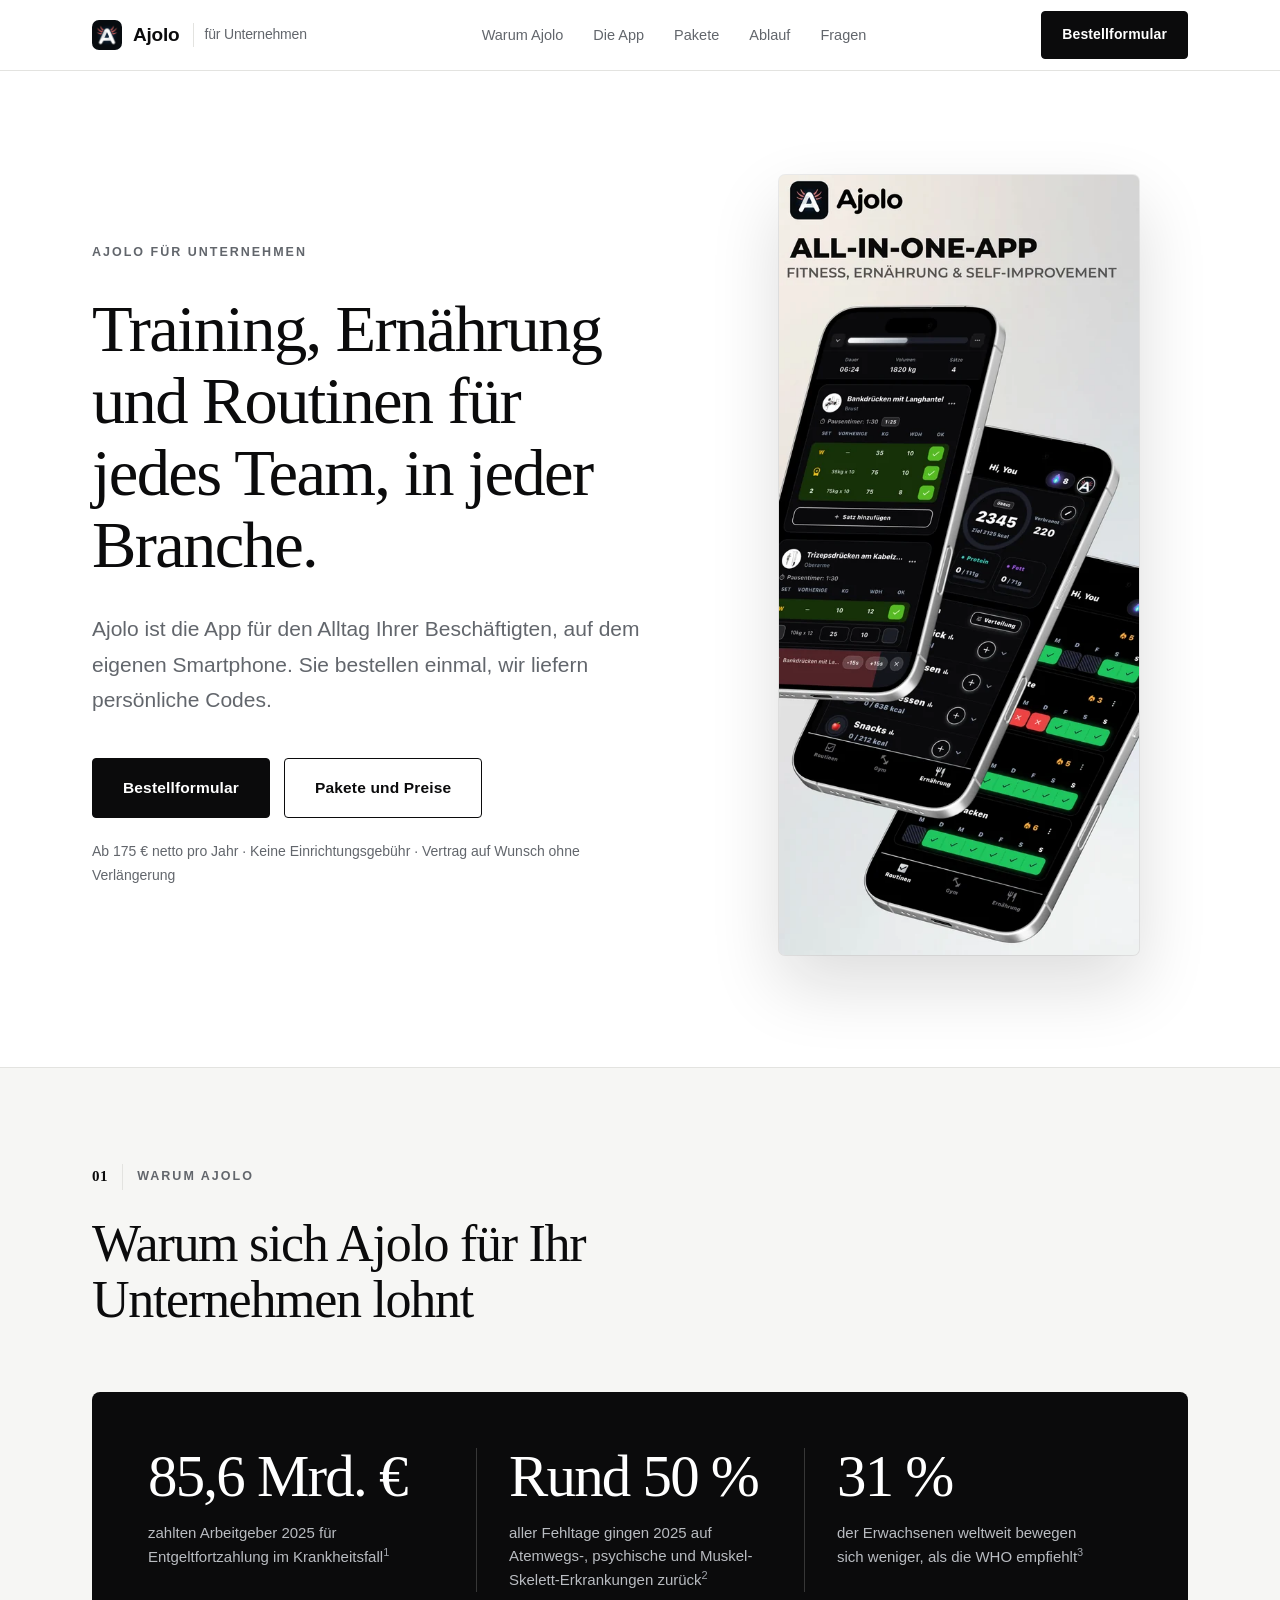
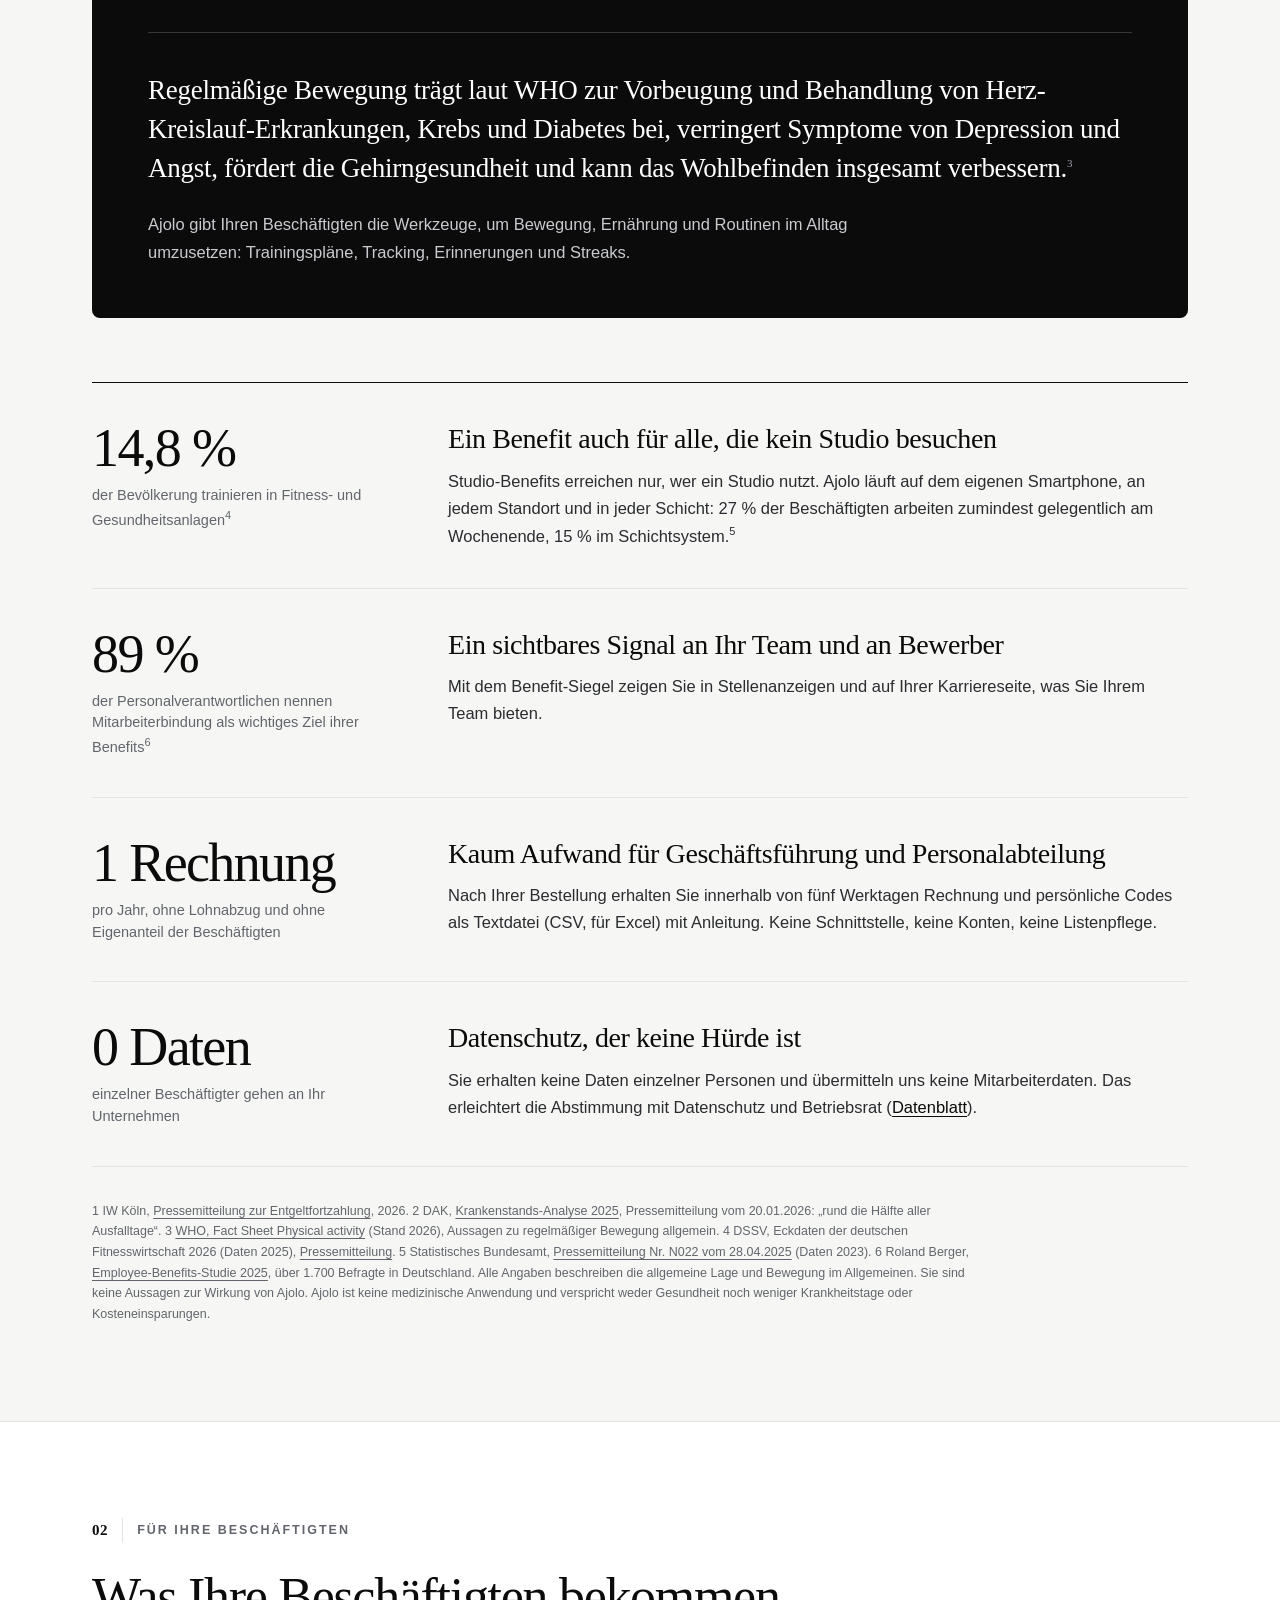
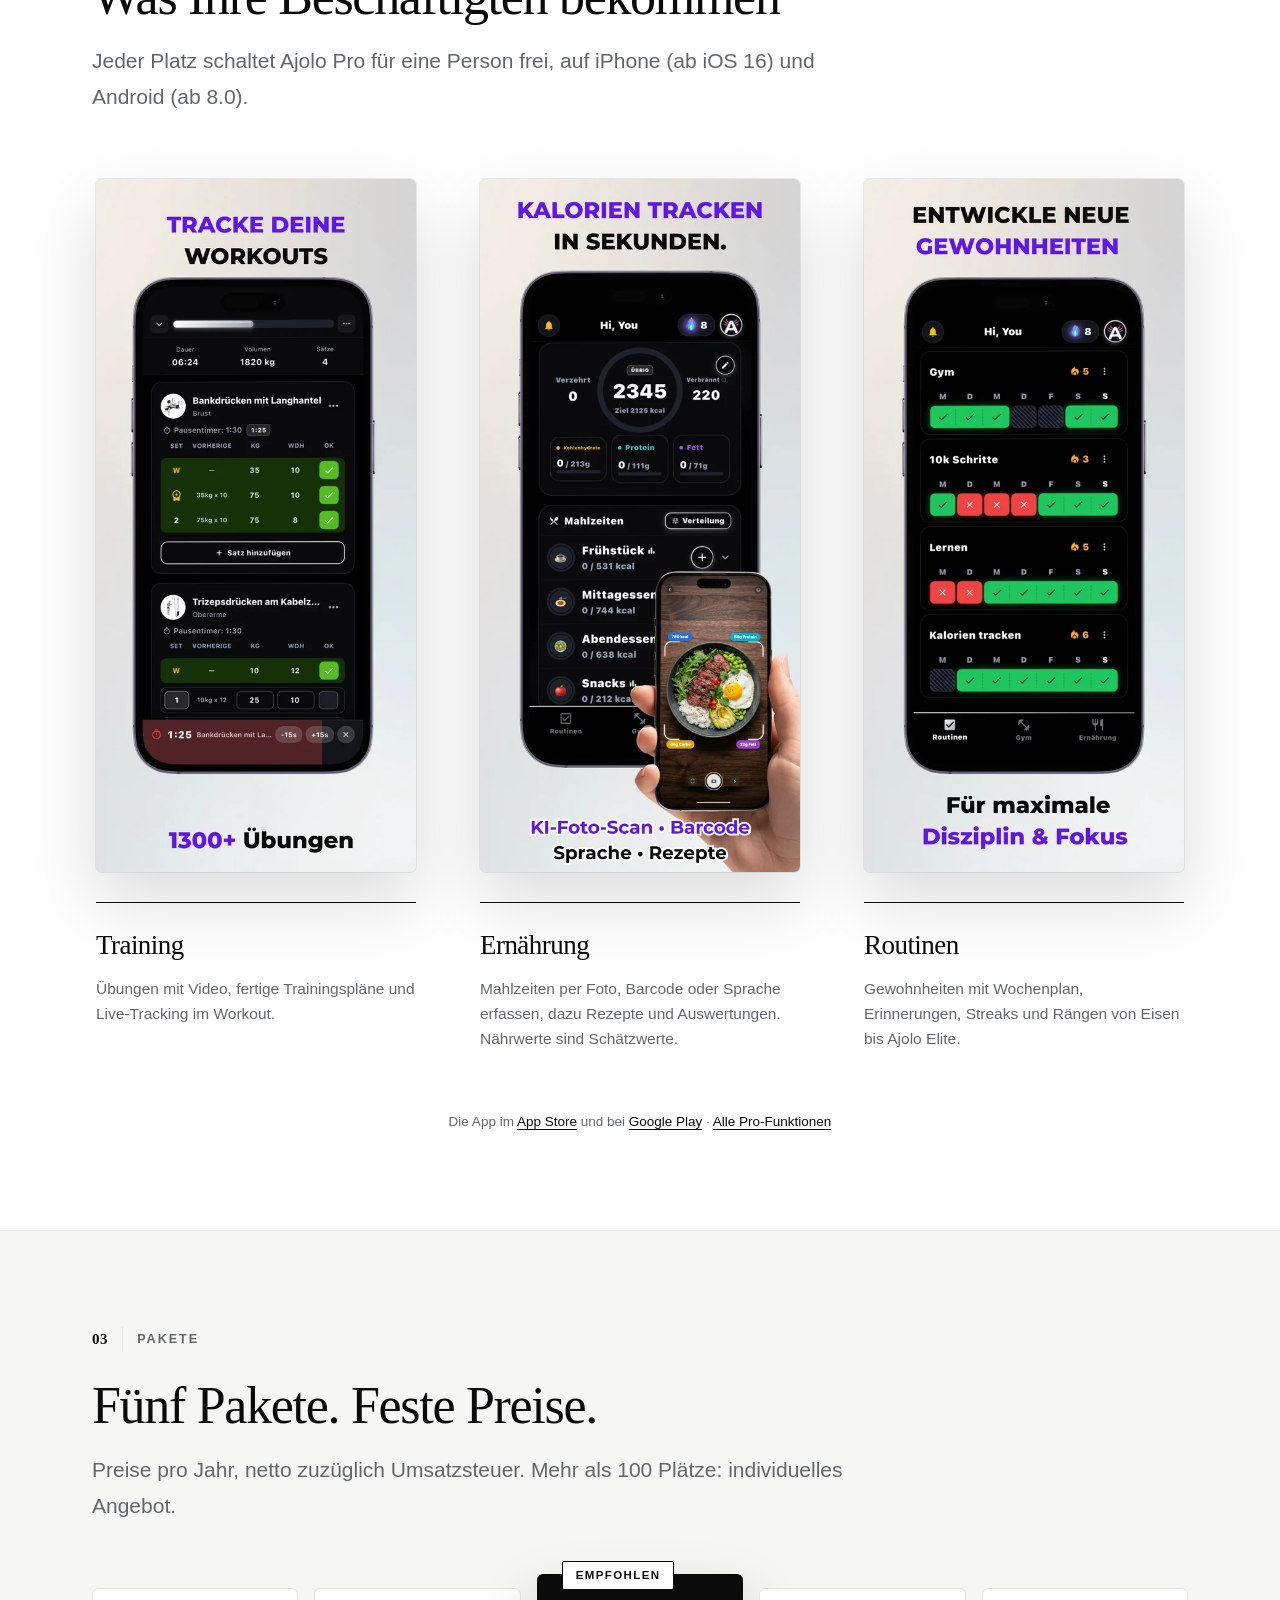
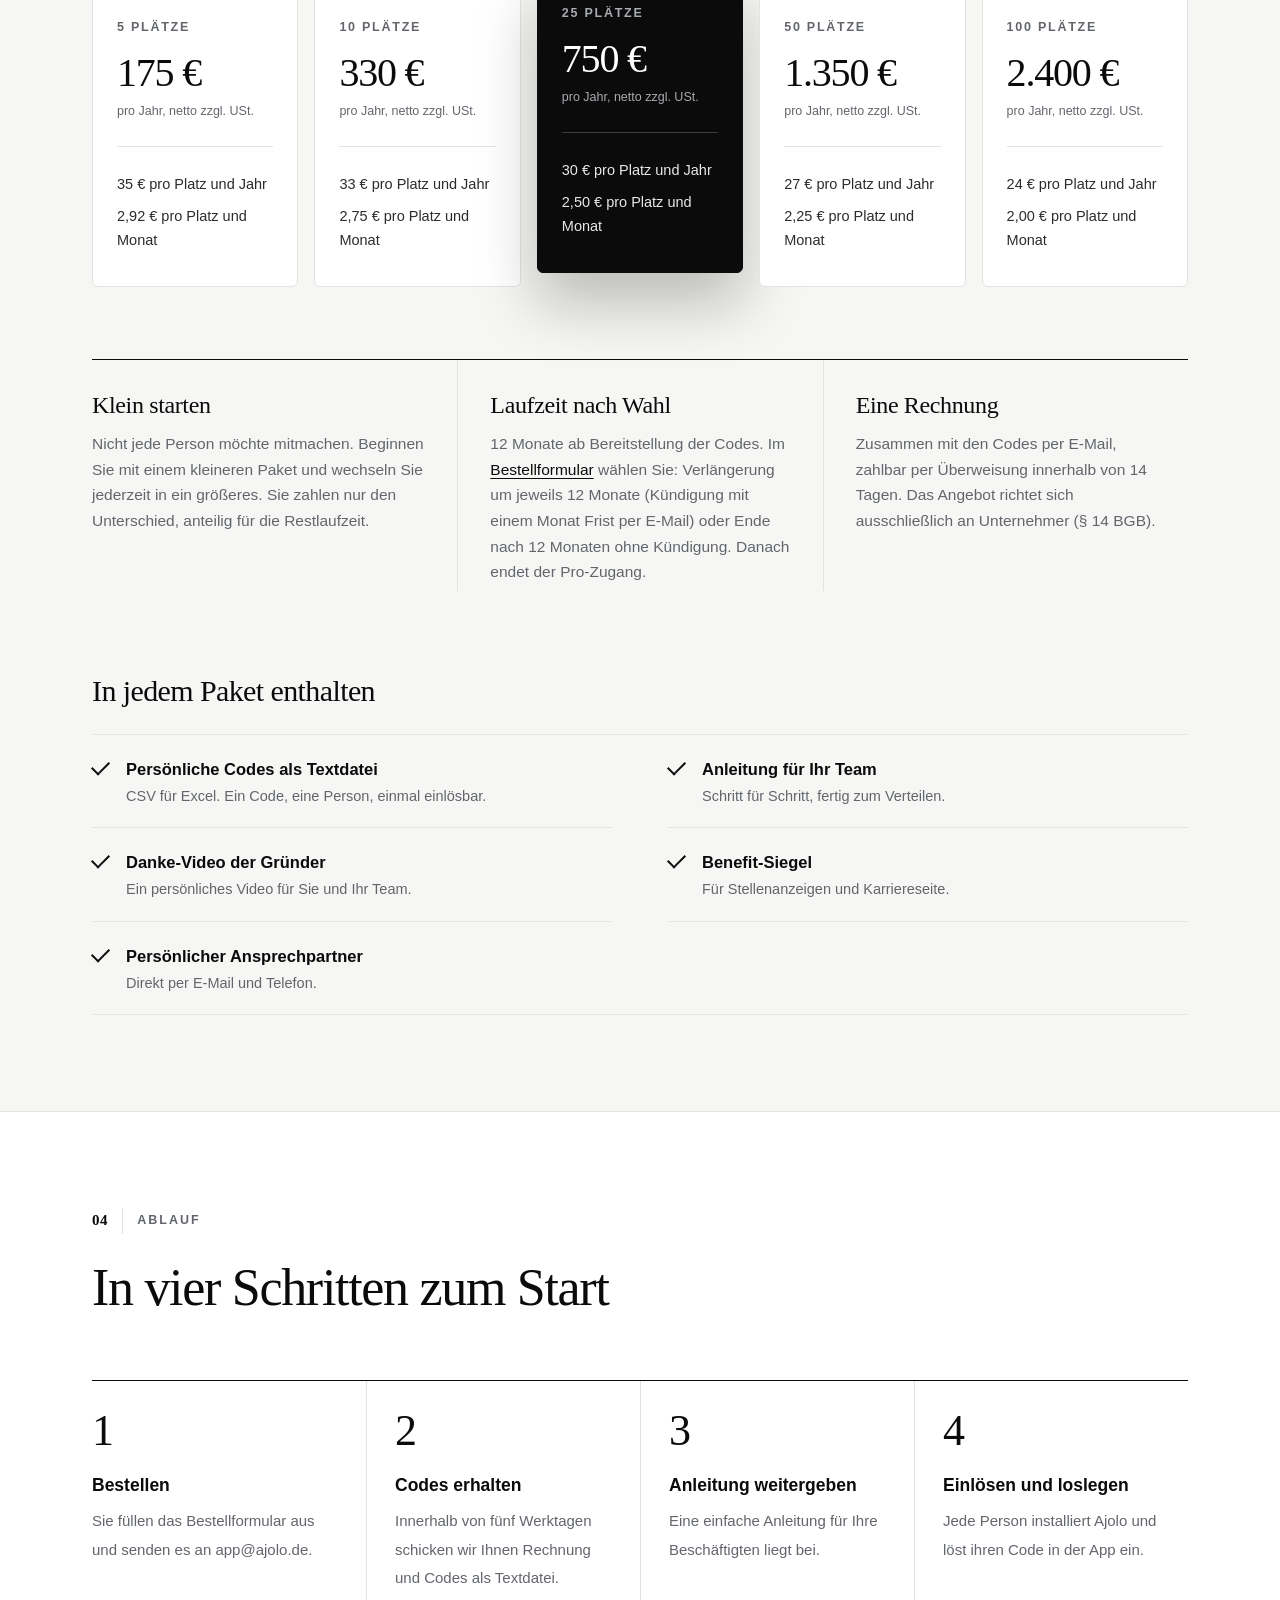
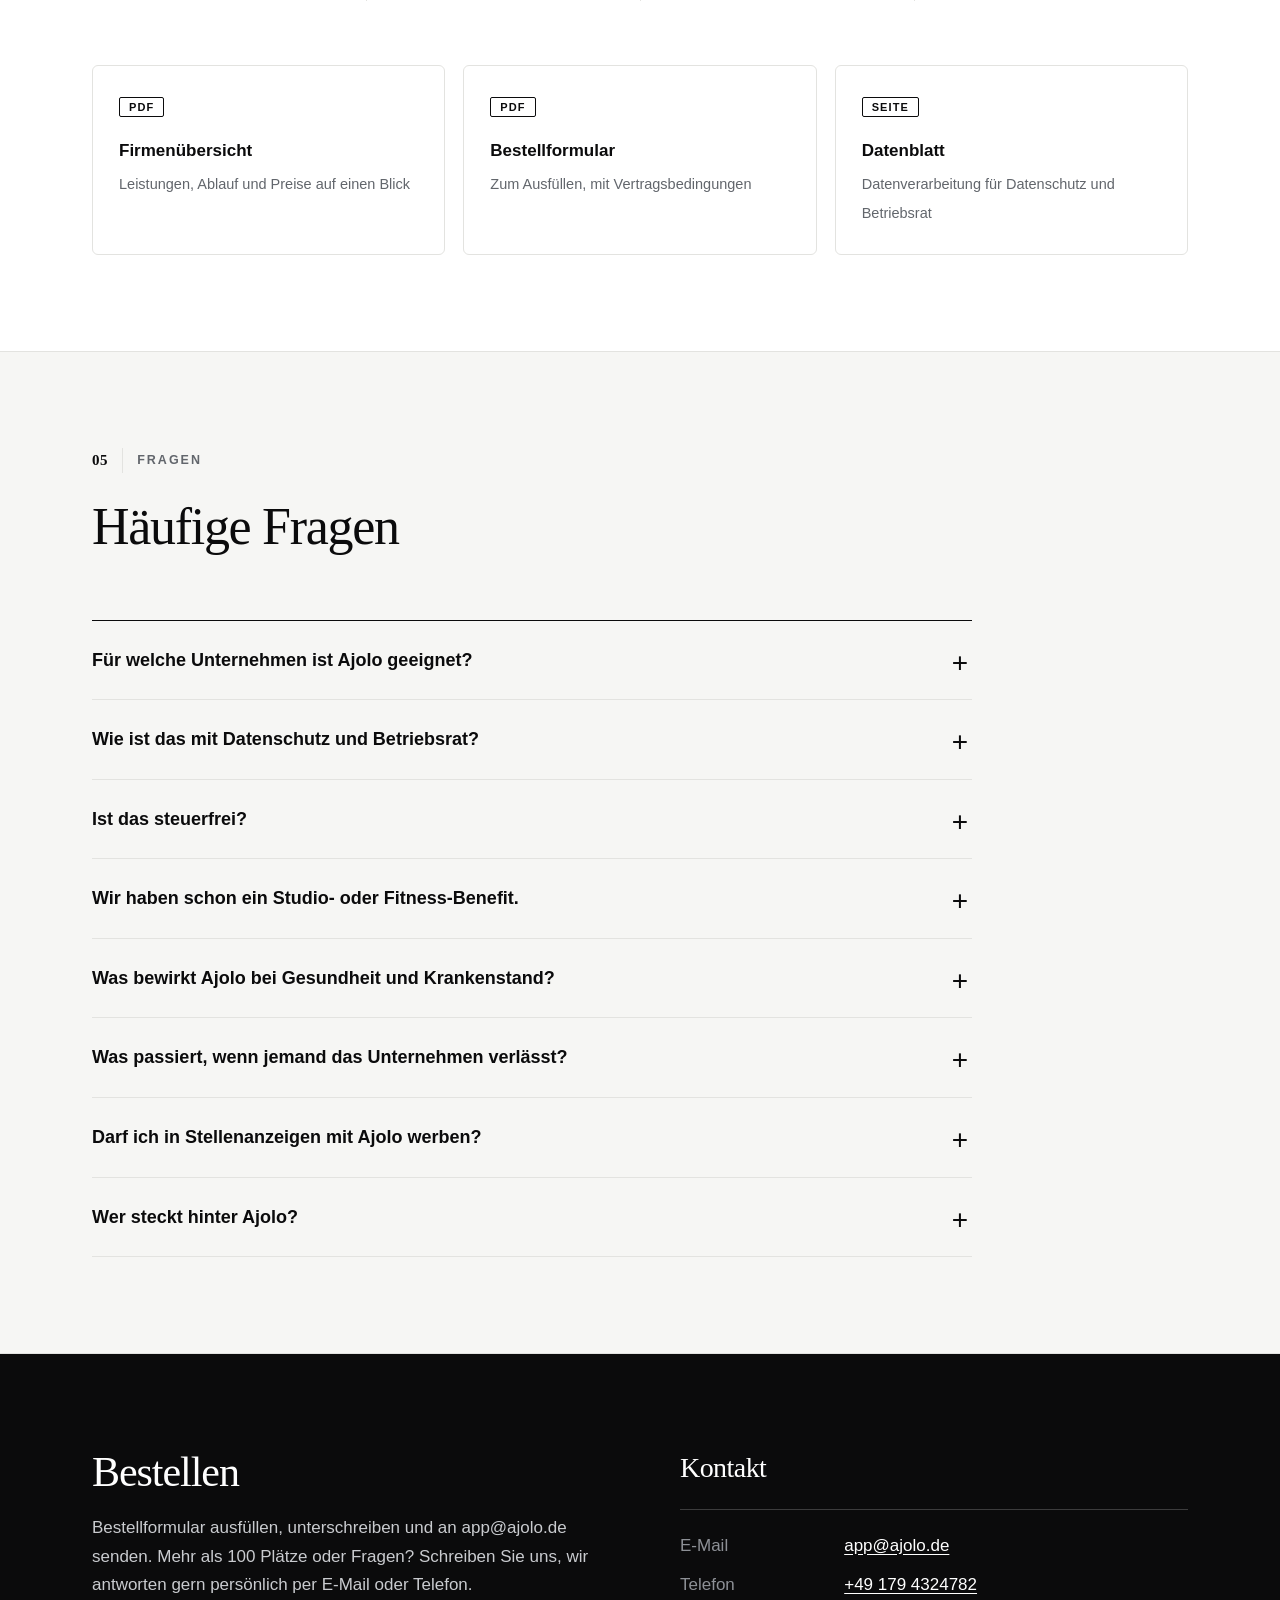
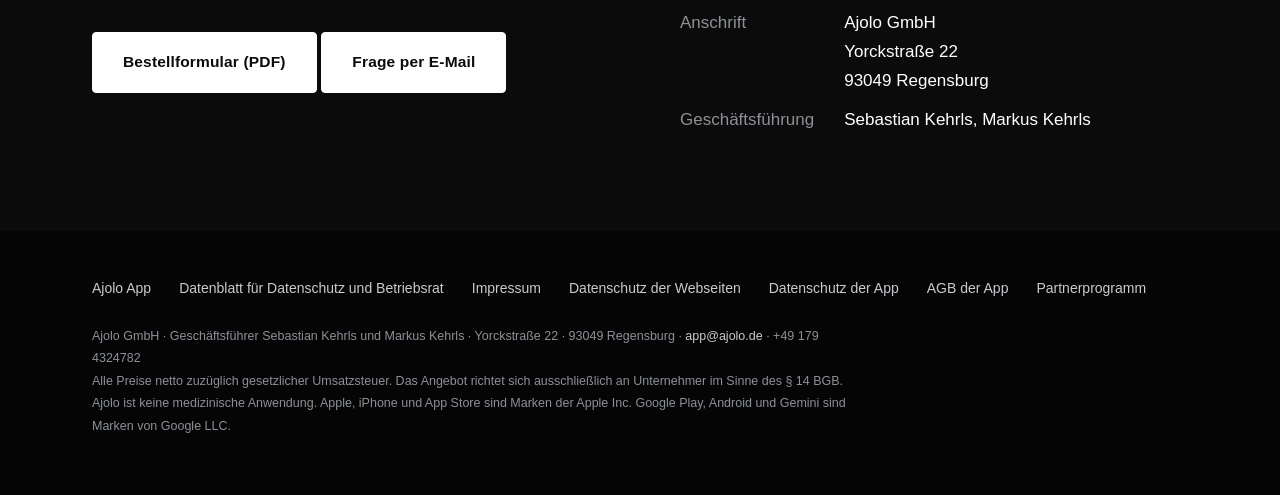
<file: index.html>
<!doctype html>
<html lang="de"><head><meta charset="utf-8"><meta name="viewport" content="width=device-width, initial-scale=1">
<title>Ajolo für Unternehmen: Pro-Plätze für Ihr Team</title>
<meta name="description" content="Ajolo Pro als Mitarbeiter-Benefit für Unternehmen jeder Branche: feste Jahrespreise ab 175 €, persönliche Codes, keine Daten einzelner Beschäftigter an den Arbeitgeber.">
<link rel="canonical" href="https://firmen.ajolo.de/">
<meta name="theme-color" content="#FFFFFF">
<meta property="og:type" content="website"><meta property="og:site_name" content="Ajolo"><meta property="og:locale" content="de_DE">
<meta property="og:title" content="Ajolo für Unternehmen: Pro-Plätze für Ihr Team"><meta property="og:description" content="Ajolo Pro als Mitarbeiter-Benefit für Unternehmen jeder Branche: feste Jahrespreise ab 175 €, persönliche Codes, keine Daten einzelner Beschäftigter an den Arbeitgeber.">
<meta property="og:url" content="https://firmen.ajolo.de/"><meta property="og:image" content="https://firmen.ajolo.de/assets/og_firmen.jpg">
<meta name="twitter:card" content="summary_large_image">
<link rel="icon" href="/assets/favicon.ico" sizes="any"><link rel="icon" type="image/png" href="/assets/favicon-32.png"><link rel="apple-touch-icon" href="/assets/apple-touch-icon.png">
<link rel="stylesheet" href="/assets/firmen.css?v=17">
</head><body><a class="skip" href="#main">Zum Inhalt</a><header><div class="wrap nav"><a class="brand" href="/"><img src="/assets/ajolo_icon_256.png" width="30" height="30" alt="">Ajolo<span>für Unternehmen</span></a>
<nav class="links" aria-label="Hauptmenü"><a href="/#gruende">Warum Ajolo</a><a href="/#app">Die App</a><a href="/#pakete">Pakete</a><a href="/#ablauf">Ablauf</a><a href="/#faq">Fragen</a></nav><a class="btn sm" href="/downloads/Ajolo_Bestellung_Firmenpaket.pdf" target="_blank" rel="noopener">Bestellformular</a></div></header><main id="main"><section class="hero"><div class="wrap hero-grid"><div class="hero-copy">
<p class="eyebrow">Ajolo für Unternehmen</p>
<h1>Training, Ernährung und Routinen für jedes Team, in jeder Branche.</h1>
<p class="lead">Ajolo ist die App für den Alltag Ihrer Beschäftigten, auf dem eigenen Smartphone. Sie bestellen einmal, wir liefern persönliche Codes.</p>
<div class="cta-row"><a class="btn" href="/downloads/Ajolo_Bestellung_Firmenpaket.pdf" target="_blank" rel="noopener">Bestellformular</a><a class="btn ghost" href="#pakete">Pakete und Preise</a></div>
<p class="micro">Ab 175 € netto pro Jahr · Keine Einrichtungsgebühr · Vertrag auf Wunsch ohne Verlängerung</p>
</div><div class="hero-art"><div class="cv"><img src="/assets/canva_1_s.webp?v=4" srcset="/assets/canva_1_s.webp?v=4 520w, /assets/canva_1.webp?v=4 900w" sizes="(max-width:860px) 80vw, 320px" width="900" height="1950" alt="Die Ajolo-App auf drei iPhones: Workout, Ernährung und Routinen"></div></div></div></section>

<section class="tint" id="gruende"><div class="wrap">
<div class="head rv"><p class="eyebrow"><i>01</i>Warum Ajolo</p><h2>Warum sich Ajolo für Ihr Unternehmen lohnt</h2></div>
<div class="stage rv">
<div class="stats">
<div><b>85,6 Mrd. €</b><span>zahlten Arbeitgeber 2025 für Entgeltfortzahlung im Krankheitsfall<sup>1</sup></span></div>
<div><b>Rund 50 %</b><span>aller Fehltage gingen 2025 auf Atemwegs-, psychische und Muskel-Skelett-Erkrankungen zurück<sup>2</sup></span></div>
<div><b>31 %</b><span>der Erwachsenen weltweit bewegen sich weniger, als die WHO empfiehlt<sup>3</sup></span></div>
</div>
<p class="who2">Regelmäßige Bewegung trägt laut WHO zur Vorbeugung und Behandlung von Herz-Kreislauf-Erkrankungen, Krebs und Diabetes bei, verringert Symptome von Depression und Angst, fördert die Gehirngesundheit und kann das Wohlbefinden insgesamt verbessern.<sup>3</sup></p>
<p class="bridge">Ajolo gibt Ihren Beschäftigten die Werkzeuge, um Bewegung, Ernährung und Routinen im Alltag umzusetzen: Trainingspläne, Tracking, Erinnerungen und Streaks.</p>
</div>
<div class="why">
<article class="rv"><div class="n"><b>14,8 %</b><span>der Bevölkerung trainieren in Fitness- und Gesundheitsanlagen<sup>4</sup></span></div><div class="t"><h3>Ein Benefit auch für alle, die kein Studio besuchen</h3><p>Studio-Benefits erreichen nur, wer ein Studio nutzt. Ajolo läuft auf dem eigenen Smartphone, an jedem Standort und in jeder Schicht: 27 % der Beschäftigten arbeiten zumindest gelegentlich am Wochenende, 15 % im Schichtsystem.<sup>5</sup></p></div></article>
<article class="rv"><div class="n"><b>89 %</b><span>der Personalverantwortlichen nennen Mitarbeiterbindung als wichtiges Ziel ihrer Benefits<sup>6</sup></span></div><div class="t"><h3>Ein sichtbares Signal an Ihr Team und an Bewerber</h3><p>Mit dem Benefit-Siegel zeigen Sie in Stellenanzeigen und auf Ihrer Karriereseite, was Sie Ihrem Team bieten.</p></div></article>
<article class="rv"><div class="n"><b>1 Rechnung</b><span>pro Jahr, ohne Lohnabzug und ohne Eigenanteil der Beschäftigten</span></div><div class="t"><h3>Kaum Aufwand für Geschäftsführung und Personalabteilung</h3><p>Nach Ihrer Bestellung erhalten Sie innerhalb von fünf Werktagen Rechnung und persönliche Codes als Textdatei (CSV, für Excel) mit Anleitung. Keine Schnittstelle, keine Konten, keine Listenpflege.</p></div></article>
<article class="rv"><div class="n"><b>0 Daten</b><span>einzelner Beschäftigter gehen an Ihr Unternehmen</span></div><div class="t"><h3>Datenschutz, der keine Hürde ist</h3><p>Sie erhalten keine Daten einzelner Personen und übermitteln uns keine Mitarbeiterdaten. Das erleichtert die Abstimmung mit Datenschutz und Betriebsrat (<a href="/datenblatt.html">Datenblatt</a>).</p></div></article>
</div>
<p class="src">1 IW Köln, <a href="https://www.iwkoeln.de/presse/pressemitteilungen/lohnfortzahlung-unternehmen-zahlten-2025-fast-86-milliarden-an-erkrankte-mitarbeiter.html" target="_blank" rel="noopener">Pressemitteilung zur Entgeltfortzahlung</a>, 2026. 2 DAK, <a href="https://www.dak.de/presse/bundesthemen/gesundheitsreport/dak-gesundheit-fordert-krankenstands-gipfel-beim-kanzler_155518" target="_blank" rel="noopener">Krankenstands-Analyse 2025</a>, Pressemitteilung vom 20.01.2026: „rund die Hälfte aller Ausfalltage“. 3 <a href="https://www.who.int/news-room/fact-sheets/detail/physical-activity" target="_blank" rel="noopener">WHO, Fact Sheet Physical activity</a> (Stand 2026), Aussagen zu regelmäßiger Bewegung allgemein. 4 DSSV, Eckdaten der deutschen Fitnesswirtschaft 2026 (Daten 2025), <a href="https://www.dssv.de/wp-content/uploads/2026/03/03_18_pm_eckdaten.pdf" target="_blank" rel="noopener">Pressemitteilung</a>. 5 Statistisches Bundesamt, <a href="https://www.destatis.de/DE/Presse/Pressemitteilungen/2025/04/PD25_N022_13.html" target="_blank" rel="noopener">Pressemitteilung Nr. N022 vom 28.04.2025</a> (Daten 2023). 6 Roland Berger, <a href="https://www.rolandberger.com/en/Insights/Publications/Lost-in-the-German-employee-benefits-jungle-Key-market-trends-2025.html" target="_blank" rel="noopener">Employee-Benefits-Studie 2025</a>, über 1.700 Befragte in Deutschland. Alle Angaben beschreiben die allgemeine Lage und Bewegung im Allgemeinen. Sie sind keine Aussagen zur Wirkung von Ajolo. Ajolo ist keine medizinische Anwendung und verspricht weder Gesundheit noch weniger Krankheitstage oder Kosteneinsparungen.</p></div></section>

<section id="app"><div class="wrap"><div class="head rv"><p class="eyebrow"><i>02</i>Für Ihre Beschäftigten</p><h2>Was Ihre Beschäftigten bekommen</h2><p class="lead">Jeder Platz schaltet Ajolo Pro für eine Person frei, auf iPhone (ab iOS 16) und Android (ab 8.0).</p></div>
<div class="trio">
<figure class="rv"><div class="cv"><img src="/assets/canva_2_s.webp?v=4" srcset="/assets/canva_2_s.webp?v=4 520w, /assets/canva_2.webp?v=4 900w" sizes="(max-width:860px) 80vw, 320px" width="900" height="1950" alt="Ajolo Gym-Tracker mit laufendem Workout" loading="lazy"></div><figcaption><b>Training</b><span>Übungen mit Video, fertige Trainingspläne und Live-Tracking im Workout.</span></figcaption></figure>
<figure class="rv"><div class="cv"><img src="/assets/canva_3_s.webp?v=4" srcset="/assets/canva_3_s.webp?v=4 520w, /assets/canva_3.webp?v=4 900w" sizes="(max-width:860px) 80vw, 320px" width="900" height="1950" alt="Ajolo Ernährungs-Tracker mit Kalorien-Scan" loading="lazy"></div><figcaption><b>Ernährung</b><span>Mahlzeiten per Foto, Barcode oder Sprache erfassen, dazu Rezepte und Auswertungen. Nährwerte sind Schätzwerte.</span></figcaption></figure>
<figure class="rv"><div class="cv"><img src="/assets/canva_4_s.webp?v=4" srcset="/assets/canva_4_s.webp?v=4 520w, /assets/canva_4.webp?v=4 900w" sizes="(max-width:860px) 80vw, 320px" width="900" height="1950" alt="Ajolo Routinen-Tracker" loading="lazy"></div><figcaption><b>Routinen</b><span>Gewohnheiten mit Wochenplan, Erinnerungen, Streaks und Rängen von Eisen bis Ajolo Elite.</span></figcaption></figure>
</div>
<p class="note c">Die App im <a href="https://apps.apple.com/app/id6806333157" rel="noopener">App Store</a> und bei <a href="https://play.google.com/store/apps/details?id=com.ajolo.app" rel="noopener">Google Play</a> · <a href="https://ajolo.de/#pro">Alle Pro-Funktionen</a></p></div></section>

<section class="tint" id="pakete"><div class="wrap"><div class="head rv"><p class="eyebrow"><i>03</i>Pakete</p><h2>Fünf Pakete. Feste Preise.</h2><p class="lead">Preise pro Jahr, netto zuzüglich Umsatzsteuer. Mehr als 100 Plätze: individuelles Angebot.</p></div>
<div class="plans rv"><div class="plan"><h3>5 Plätze</h3><b>175 €</b><small>pro Jahr, netto zzgl. USt.</small><ul><li>35 € pro Platz und Jahr</li><li>2,92 € pro Platz und Monat</li></ul></div><div class="plan"><h3>10 Plätze</h3><b>330 €</b><small>pro Jahr, netto zzgl. USt.</small><ul><li>33 € pro Platz und Jahr</li><li>2,75 € pro Platz und Monat</li></ul></div><div class="plan pop"><em>Empfohlen</em><h3>25 Plätze</h3><b>750 €</b><small>pro Jahr, netto zzgl. USt.</small><ul><li>30 € pro Platz und Jahr</li><li>2,50 € pro Platz und Monat</li></ul></div><div class="plan"><h3>50 Plätze</h3><b>1.350 €</b><small>pro Jahr, netto zzgl. USt.</small><ul><li>27 € pro Platz und Jahr</li><li>2,25 € pro Platz und Monat</li></ul></div><div class="plan"><h3>100 Plätze</h3><b>2.400 €</b><small>pro Jahr, netto zzgl. USt.</small><ul><li>24 € pro Platz und Jahr</li><li>2,00 € pro Platz und Monat</li></ul></div></div>
<div class="terms rv"><div><h3>Klein starten</h3><p>Nicht jede Person möchte mitmachen. Beginnen Sie mit einem kleineren Paket und wechseln Sie jederzeit in ein größeres. Sie zahlen nur den Unterschied, anteilig für die Restlaufzeit.</p></div><div><h3>Laufzeit nach Wahl</h3><p>12 Monate ab Bereitstellung der Codes. Im <a href="/downloads/Ajolo_Bestellung_Firmenpaket.pdf" target="_blank" rel="noopener">Bestellformular</a> wählen Sie: Verlängerung um jeweils 12 Monate (Kündigung mit einem Monat Frist per E-Mail) oder Ende nach 12 Monaten ohne Kündigung. Danach endet der Pro-Zugang.</p></div><div><h3>Eine Rechnung</h3><p>Zusammen mit den Codes per E-Mail, zahlbar per Überweisung innerhalb von 14 Tagen. Das Angebot richtet sich ausschließlich an Unternehmer (§ 14 BGB).</p></div></div>
<div class="incl rv"><h3>In jedem Paket enthalten</h3><ul>
<li><b>Persönliche Codes als Textdatei</b><span>CSV für Excel. Ein Code, eine Person, einmal einlösbar.</span></li>
<li><b>Anleitung für Ihr Team</b><span>Schritt für Schritt, fertig zum Verteilen.</span></li>
<li><b>Danke-Video der Gründer</b><span>Ein persönliches Video für Sie und Ihr Team.</span></li>
<li><b>Benefit-Siegel</b><span>Für Stellenanzeigen und Karriereseite.</span></li>
<li><b>Persönlicher Ansprechpartner</b><span>Direkt per E-Mail und Telefon.</span></li>
</ul></div></div></section>

<section id="ablauf"><div class="wrap"><div class="head rv"><p class="eyebrow"><i>04</i>Ablauf</p><h2>In vier Schritten zum Start</h2></div>
<ol class="steps rv"><li><b>Bestellen</b><span>Sie füllen das Bestellformular aus und senden es an app@ajolo.de.</span></li><li><b>Codes erhalten</b><span>Innerhalb von fünf Werktagen schicken wir Ihnen Rechnung und Codes als Textdatei.</span></li><li><b>Anleitung weitergeben</b><span>Eine einfache Anleitung für Ihre Beschäftigten liegt bei.</span></li><li><b>Einlösen und loslegen</b><span>Jede Person installiert Ajolo und löst ihren Code in der App ein.</span></li></ol>
<div class="docs rv"><a href="/downloads/Ajolo_Firmenuebersicht.pdf" target="_blank" rel="noopener"><i>PDF</i><b>Firmenübersicht</b><span>Leistungen, Ablauf und Preise auf einen Blick</span></a><a href="/downloads/Ajolo_Bestellung_Firmenpaket.pdf" target="_blank" rel="noopener"><i>PDF</i><b>Bestellformular</b><span>Zum Ausfüllen, mit Vertragsbedingungen</span></a><a href="/datenblatt.html"><i>SEITE</i><b>Datenblatt</b><span>Datenverarbeitung für Datenschutz und Betriebsrat</span></a></div></div></section>

<section class="tint" id="faq"><div class="wrap"><div class="head rv"><p class="eyebrow"><i>05</i>Fragen</p><h2>Häufige Fragen</h2></div><div class="faq">
<details><summary>Für welche Unternehmen ist Ajolo geeignet?</summary><p>Für Unternehmen jeder Branche und Größe ab 5 Plätzen, vom Handwerksbetrieb über Handel und Gastronomie bis zum Büro.</p></details>
<details><summary>Wie ist das mit Datenschutz und Betriebsrat?</summary><p>Die Teilnahme ist freiwillig. Sie erhalten keine Daten einzelner Personen, und Ajolo verarbeitet keine Daten im Auftrag Ihres Unternehmens. Die App läuft ohne Benutzerkonto, die Daten bleiben auf dem Gerät. Einzelne Funktionen nutzen Dienste Dritter (zum Beispiel Google für KI-Funktionen), siehe <a href="/datenblatt.html">Datenblatt</a>. Ob ein Betriebsrat zu beteiligen ist, hängt von Ihrem Betrieb ab. Das beurteilen wir nicht für Sie.</p></details>
<details><summary>Ist das steuerfrei?</summary><p>Das können wir nicht pauschal sagen. Der Freibetrag nach § 3 Nr. 34 EStG gilt nur für zertifizierte Maßnahmen nach §§ 20, 20b SGB V. Ajolo Pro ist keine solche Maßnahme. Bitte klären Sie die Behandlung mit Ihrer Steuerberatung.</p></details>
<details><summary>Wir haben schon ein Studio- oder Fitness-Benefit.</summary><p>Ajolo ersetzt es nicht, sondern ergänzt es: Training für zu Hause oder unterwegs, dazu Ernährung und Routinen, auch für alle, die kein Studio nutzen können oder wollen.</p></details>
<details><summary>Was bewirkt Ajolo bei Gesundheit und Krankenstand?</summary><p>Dazu machen wir keine Zusagen. Ajolo ist eine App für Training, Ernährung und Routinen, keine medizinische Anwendung, keine Therapie und keine zertifizierte Präventionsmaßnahme. Die Angaben oben beschreiben die allgemeine Lage, nicht die Wirkung von Ajolo.</p></details>
<details><summary>Was passiert, wenn jemand das Unternehmen verlässt?</summary><p>Jeder Code gehört zu einer Person und lässt sich einmal einlösen. Ein eingelöster Platz lässt sich nicht übertragen. Noch nicht eingelöste Codes geben Sie an andere Beschäftigte weiter, nicht an Dritte.</p></details>
<details><summary>Darf ich in Stellenanzeigen mit Ajolo werben?</summary><p>Ja, mit dem Benefit-Siegel. Bitte werben Sie nur mit dem, was zutrifft, zum Beispiel „Ajolo Pro für unser Team“, und ohne Gesundheitsversprechen.</p></details>
<details><summary>Wer steckt hinter Ajolo?</summary><p>Die Ajolo GmbH in Regensburg, Geschäftsführer sind Sebastian und Markus Kehrls. Die App gibt es im <a href="https://apps.apple.com/app/id6806333157" rel="noopener">App Store</a> und bei <a href="https://play.google.com/store/apps/details?id=com.ajolo.app" rel="noopener">Google Play</a>. Eingetragen im Handelsregister des Amtsgerichts Regensburg unter HRB 22794. Referenzkunden nennen wir erst, wenn sie zugestimmt haben.</p></details>
</div></div></section>

<section class="contact" id="kontakt"><div class="wrap two"><div><h2>Bestellen</h2><p>Bestellformular ausfüllen, unterschreiben und an app@ajolo.de senden. Mehr als 100 Plätze oder Fragen? Schreiben Sie uns, wir antworten gern persönlich per E-Mail oder Telefon.</p>
<p class="btns"><a class="btn inv" href="/downloads/Ajolo_Bestellung_Firmenpaket.pdf" target="_blank" rel="noopener">Bestellformular (PDF)</a> <a class="btn inv" href="mailto:app@ajolo.de?subject=Anfrage%20Ajolo%20f%C3%BCr%20Unternehmen&body=Guten%20Tag%2C%0A%0Awir%20interessieren%20uns%20f%C3%BCr%20Ajolo%20Pro%20f%C3%BCr%20unser%20Team.%0A%0AFirma%3A%0AAnsprechperson%3A%0AGew%C3%BCnschte%20Pl%C3%A4tze%3A%0ATelefon%20%28optional%29%3A%0A%0AViele%20Gr%C3%BC%C3%9Fe">Frage per E-Mail</a></p></div>
<div><h3 class="h3l">Kontakt</h3><dl><dt>E-Mail</dt><dd><a href="mailto:app@ajolo.de">app@ajolo.de</a></dd><dt>Telefon</dt><dd><a href="tel:+491794324782">+49 179 4324782</a></dd><dt>Anschrift</dt><dd>Ajolo GmbH<br>Yorckstraße 22<br>93049 Regensburg</dd><dt>Geschäftsführung</dt><dd>Sebastian Kehrls, Markus Kehrls</dd></dl></div></div></section><script>
document.documentElement.className+=' js';
(function(){if('IntersectionObserver' in window&&!matchMedia('(prefers-reduced-motion: reduce)').matches){var io=new IntersectionObserver(function(es){es.forEach(function(e){if(e.isIntersecting){e.target.classList.add('in');io.unobserve(e.target)}})},{threshold:.1});document.querySelectorAll('.rv').forEach(function(el){io.observe(el)})}else{document.querySelectorAll('.rv').forEach(function(el){el.classList.add('in')})}})();
</script></main><footer><div class="wrap"><ul><li><a href="https://ajolo.de/">Ajolo App</a></li><li><a href="/datenblatt.html">Datenblatt für Datenschutz und Betriebsrat</a></li><li><a href="https://legal.ajolo.de/imprint.html">Impressum</a></li><li><a href="https://legal.ajolo.de/partner-datenschutz.html">Datenschutz der Webseiten</a></li><li><a href="https://legal.ajolo.de/">Datenschutz der App</a></li><li><a href="https://legal.ajolo.de/terms.html">AGB der App</a></li><li><a href="https://partner.ajolo.de/">Partnerprogramm</a></li></ul>
<p>Ajolo GmbH · Geschäftsführer Sebastian Kehrls und Markus Kehrls · Yorckstraße 22 · 93049 Regensburg · <a href="mailto:app@ajolo.de">app@ajolo.de</a> · +49 179 4324782<br>Alle Preise netto zuzüglich gesetzlicher Umsatzsteuer. Das Angebot richtet sich ausschließlich an Unternehmer im Sinne des § 14 BGB. Ajolo ist keine medizinische Anwendung. Apple, iPhone und App Store sind Marken der Apple Inc. Google Play, Android und Gemini sind Marken von Google LLC.</p></div></footer></body></html>
</file>
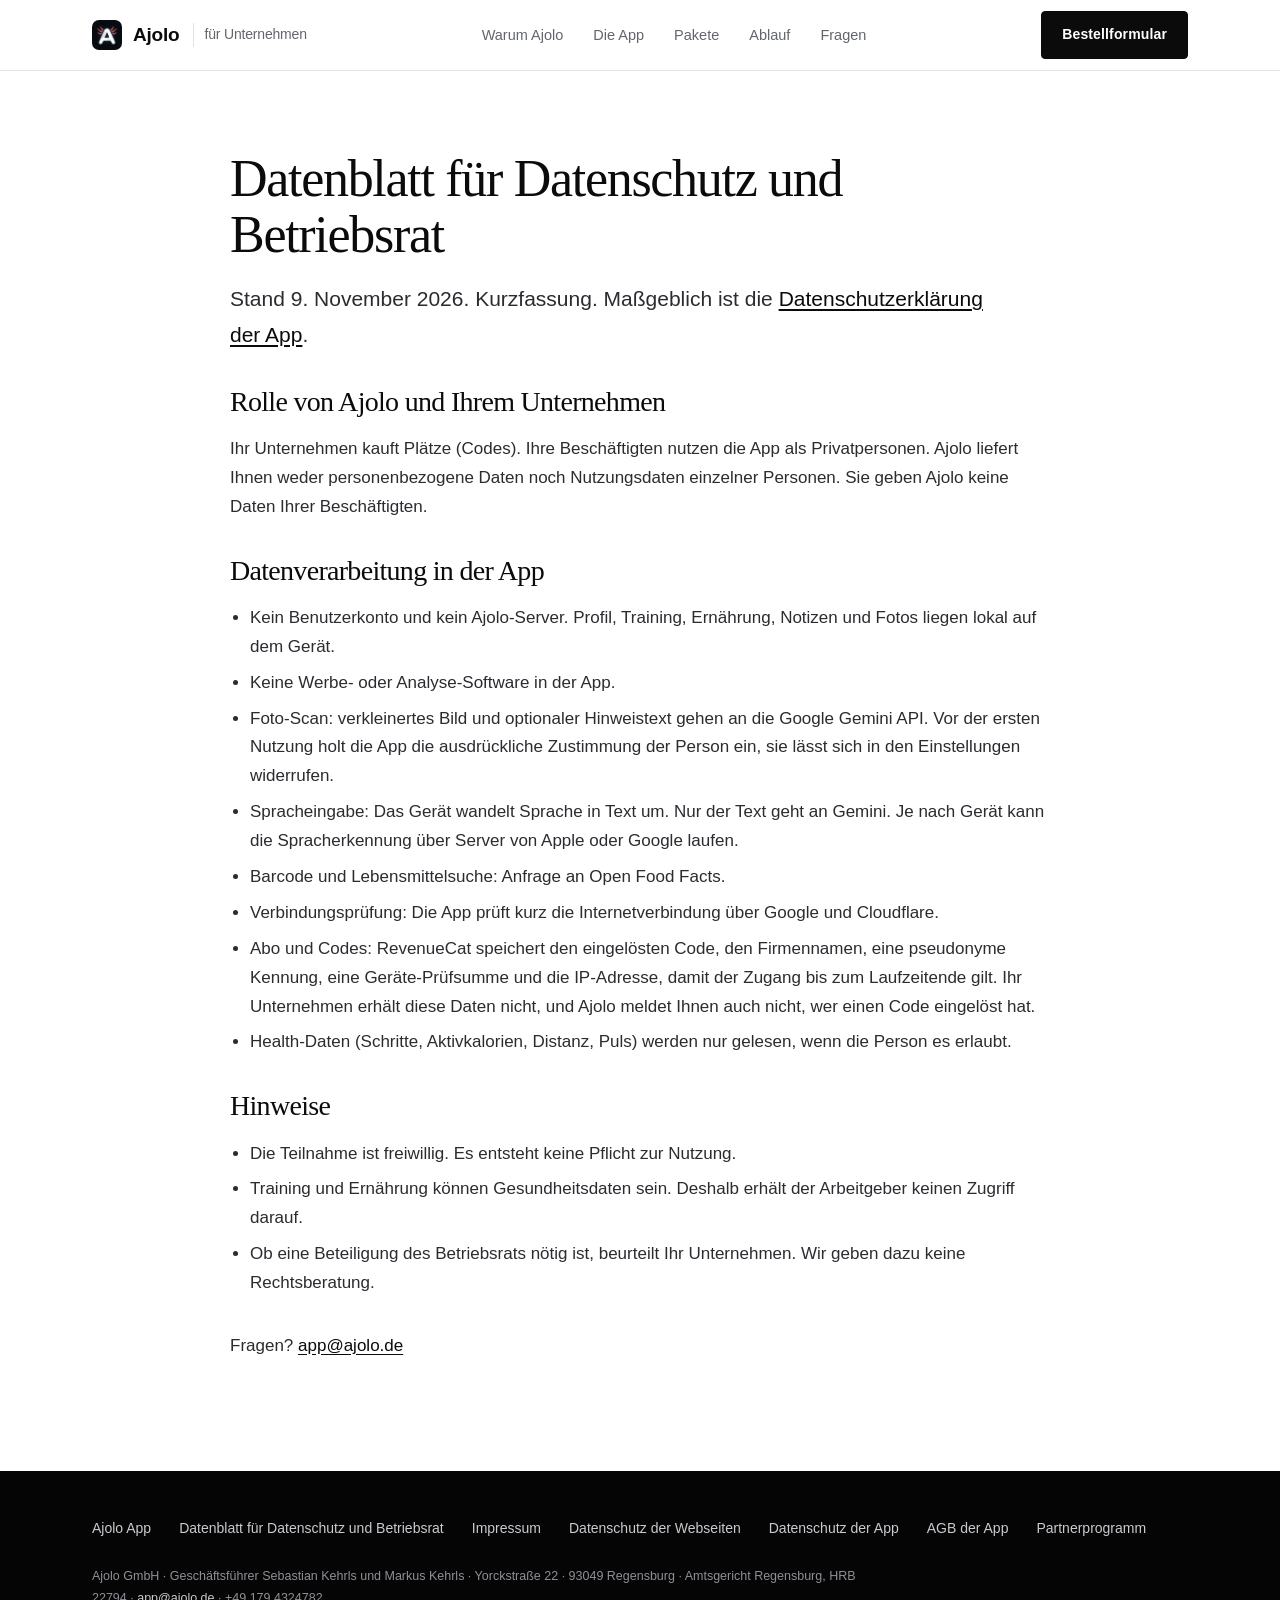
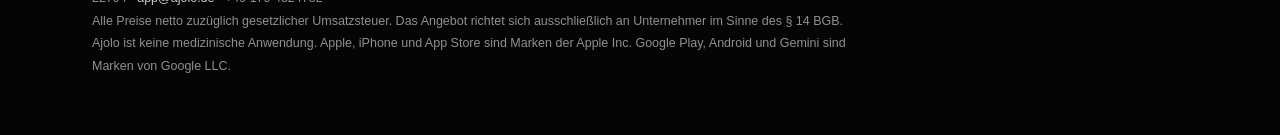
<file: datenblatt.html>
<!doctype html>
<html lang="de"><head><meta charset="utf-8"><meta name="viewport" content="width=device-width, initial-scale=1">
<title>Datenblatt für Datenschutz und Betriebsrat – Ajolo</title>
<meta name="description" content="Kurzübersicht zur Datenverarbeitung in Ajolo für Datenschutzbeauftragte und Betriebsrat.">
<link rel="canonical" href="https://firmen.ajolo.de/datenblatt.html">
<meta name="theme-color" content="#FFFFFF">
<meta property="og:type" content="website"><meta property="og:site_name" content="Ajolo"><meta property="og:locale" content="de_DE">
<meta property="og:title" content="Datenblatt für Datenschutz und Betriebsrat – Ajolo"><meta property="og:description" content="Kurzübersicht zur Datenverarbeitung in Ajolo für Datenschutzbeauftragte und Betriebsrat.">
<meta property="og:url" content="https://firmen.ajolo.de/datenblatt.html"><meta property="og:image" content="https://firmen.ajolo.de/assets/og_firmen.jpg">
<meta name="twitter:card" content="summary_large_image">
<link rel="icon" href="/assets/favicon.ico" sizes="any"><link rel="icon" type="image/png" href="/assets/favicon-32.png"><link rel="apple-touch-icon" href="/assets/apple-touch-icon.png">
<link rel="stylesheet" href="/assets/firmen.css?v=17">
</head><body><a class="skip" href="#main">Zum Inhalt</a><header><div class="wrap nav"><a class="brand" href="/"><img src="/assets/ajolo_icon_256.png" width="30" height="30" alt="">Ajolo<span>für Unternehmen</span></a>
<nav class="links" aria-label="Hauptmenü"><a href="/#gruende">Warum Ajolo</a><a href="/#app">Die App</a><a href="/#pakete">Pakete</a><a href="/#ablauf">Ablauf</a><a href="/#faq">Fragen</a></nav><a class="btn sm" href="/downloads/Ajolo_Bestellung_Firmenpaket.pdf" target="_blank" rel="noopener">Bestellformular</a></div></header><main id="main"><div class="wrap page"><h1>Datenblatt für Datenschutz und Betriebsrat</h1><p class="lead">Stand 9. November 2026. Kurzfassung. Maßgeblich ist die <a href="https://legal.ajolo.de/">Datenschutzerklärung der App</a>.</p>
<h2 style="margin-top:34px">Rolle von Ajolo und Ihrem Unternehmen</h2><p>Ihr Unternehmen kauft Plätze (Codes). Ihre Beschäftigten nutzen die App als Privatpersonen. Ajolo liefert Ihnen weder personenbezogene Daten noch Nutzungsdaten einzelner Personen. Sie geben Ajolo keine Daten Ihrer Beschäftigten.</p>
<h2 style="margin-top:34px">Datenverarbeitung in der App</h2><ul style="margin:12px 0 0 20px"><li style="margin:7px 0">Kein Benutzerkonto und kein Ajolo-Server. Profil, Training, Ernährung, Notizen und Fotos liegen lokal auf dem Gerät.</li><li style="margin:7px 0">Keine Werbe- oder Analyse-Software in der App.</li><li style="margin:7px 0">Foto-Scan: verkleinertes Bild und optionaler Hinweistext gehen an die Google Gemini API. Vor der ersten Nutzung holt die App die ausdrückliche Zustimmung der Person ein, sie lässt sich in den Einstellungen widerrufen.</li><li style="margin:7px 0">Spracheingabe: Das Gerät wandelt Sprache in Text um. Nur der Text geht an Gemini. Je nach Gerät kann die Spracherkennung über Server von Apple oder Google laufen.</li><li style="margin:7px 0">Barcode und Lebensmittelsuche: Anfrage an Open Food Facts.</li><li style="margin:7px 0">Verbindungsprüfung: Die App prüft kurz die Internetverbindung über Google und Cloudflare.</li><li style="margin:7px 0">Abo und Codes: RevenueCat speichert den eingelösten Code, den Firmennamen, eine pseudonyme Kennung, eine Geräte-Prüfsumme und die IP-Adresse, damit der Zugang bis zum Laufzeitende gilt. Ihr Unternehmen erhält diese Daten nicht, und Ajolo meldet Ihnen auch nicht, wer einen Code eingelöst hat.</li><li style="margin:7px 0">Health-Daten (Schritte, Aktivkalorien, Distanz, Puls) werden nur gelesen, wenn die Person es erlaubt.</li></ul>
<h2 style="margin-top:34px">Hinweise</h2><ul style="margin:12px 0 0 20px"><li style="margin:7px 0">Die Teilnahme ist freiwillig. Es entsteht keine Pflicht zur Nutzung.</li><li style="margin:7px 0">Training und Ernährung können Gesundheitsdaten sein. Deshalb erhält der Arbeitgeber keinen Zugriff darauf.</li><li style="margin:7px 0">Ob eine Beteiligung des Betriebsrats nötig ist, beurteilt Ihr Unternehmen. Wir geben dazu keine Rechtsberatung.</li></ul>
<p style="margin-top:34px">Fragen? <a href="mailto:app@ajolo.de">app@ajolo.de</a></p></div></main><footer><div class="wrap"><ul><li><a href="https://ajolo.de/">Ajolo App</a></li><li><a href="/datenblatt.html">Datenblatt für Datenschutz und Betriebsrat</a></li><li><a href="https://legal.ajolo.de/imprint.html">Impressum</a></li><li><a href="https://legal.ajolo.de/partner-datenschutz.html">Datenschutz der Webseiten</a></li><li><a href="https://legal.ajolo.de/">Datenschutz der App</a></li><li><a href="https://legal.ajolo.de/terms.html">AGB der App</a></li><li><a href="https://partner.ajolo.de/">Partnerprogramm</a></li></ul>
<p>Ajolo GmbH · Geschäftsführer Sebastian Kehrls und Markus Kehrls · Yorckstraße 22 · 93049 Regensburg · Amtsgericht Regensburg, HRB 22794 · <a href="mailto:app@ajolo.de">app@ajolo.de</a> · +49 179 4324782<br>Alle Preise netto zuzüglich gesetzlicher Umsatzsteuer. Das Angebot richtet sich ausschließlich an Unternehmer im Sinne des § 14 BGB. Ajolo ist keine medizinische Anwendung. Apple, iPhone und App Store sind Marken der Apple Inc. Google Play, Android und Gemini sind Marken von Google LLC.</p></div></footer></body></html>
</file>
<file: assets/firmen.css>
/* firmen.ajolo.de – klassisch, schwarz-weiß, Stand 08.11.2026 */
:root{--ink:#0B0B0C;--text:#2A2C30;--muted:#62666C;--line:#E3E3E0;--tint:#F6F6F4;--white:#fff;--max:1160px;
--serif:ui-serif,"New York","Iowan Old Style","Palatino Linotype",Georgia,"Times New Roman",serif;--sans:-apple-system,BlinkMacSystemFont,"SF Pro Text","Segoe UI",Roboto,Helvetica,Arial,sans-serif}
*{box-sizing:border-box;margin:0;padding:0}
html{scroll-behavior:smooth;scroll-padding-top:76px}
body{background:#fff;color:var(--text);font:17px/1.7 var(--sans);-webkit-font-smoothing:antialiased;text-rendering:optimizeLegibility}
a{color:var(--ink);text-underline-offset:3px}img{display:block;max-width:100%;height:auto}
:focus-visible{outline:2px solid var(--ink);outline-offset:3px;border-radius:3px}
.wrap{max-width:var(--max);margin:0 auto;padding:0 32px}
.skip{position:absolute;left:-999px;top:8px;background:#fff;color:#000;padding:10px 16px;border:1px solid #000;z-index:99}.skip:focus{left:12px}
header{position:sticky;top:0;z-index:30;background:rgba(255,255,255,.94);backdrop-filter:saturate(1.2) blur(12px);-webkit-backdrop-filter:saturate(1.2) blur(12px);border-bottom:1px solid var(--line)}
.nav{display:flex;align-items:center;justify-content:space-between;height:70px;gap:20px}
.brand{display:flex;align-items:center;gap:11px;text-decoration:none;color:var(--ink);font-weight:700;font-size:19px;letter-spacing:-.01em}
.brand img{width:30px;height:30px;border-radius:7px}.brand span{color:var(--muted);font-weight:500;font-size:14px;border-left:1px solid var(--line);padding-left:11px;margin-left:2px}
.links{display:flex;gap:30px;font-size:14.5px}.links a{color:var(--muted);text-decoration:none;padding:6px 0;transition:color .2s}.links a:hover{color:var(--ink)}
.btn{display:inline-block;background:var(--ink);color:#fff;font-weight:600;text-decoration:none;padding:16px 30px;border-radius:4px;font-size:15.5px;letter-spacing:.01em;white-space:nowrap;border:1px solid var(--ink);transition:background .2s,color .2s}
.btn:hover{background:#fff;color:var(--ink)}
.btn.ghost{background:transparent;color:var(--ink)}.btn.ghost:hover{background:var(--ink);color:#fff}
.btn.sm{padding:11px 20px;font-size:14px}
.btn.inv{background:#fff;color:var(--ink);border-color:#fff}.btn.inv:hover{background:transparent;color:#fff}
@media(max-width:920px){.links{display:none}}
@media(max-width:560px){.brand span{display:none}.btn.sm{padding:10px 16px}}
h1,h2,h3{color:var(--ink);font-weight:500}
h1,h2{font-family:var(--serif);letter-spacing:-.025em;line-height:1.08}
h1{font-size:clamp(40px,5.2vw,68px)}
h2{font-size:clamp(32px,4.2vw,52px);margin-bottom:18px}
h3{font-size:19px;font-weight:650;font-family:var(--sans);letter-spacing:-.005em;line-height:1.3;margin-bottom:8px}
section{padding:96px 0}
.tint{background:var(--tint);border-block:1px solid var(--line)}
.eyebrow{display:flex;align-items:center;gap:14px;color:var(--muted);font-size:12.5px;font-weight:650;letter-spacing:.16em;text-transform:uppercase;margin-bottom:26px}
.eyebrow i{font-style:normal;font-family:var(--serif);font-size:15px;letter-spacing:.04em;color:var(--ink);padding-right:14px;border-right:1px solid var(--line)}
.lead{font-size:clamp(18px,2vw,21px);color:var(--muted);max-width:36em}
.head{max-width:760px;margin-bottom:64px}
/* Hero */
.hero{padding:104px 0 112px}
.hero-grid{display:grid;grid-template-columns:1.1fr .9fr;gap:80px;align-items:center}
.hero .eyebrow{margin-bottom:30px}
.hero .lead{margin:30px 0 40px}
.cta-row{display:flex;flex-wrap:wrap;gap:14px}
.checks{list-style:none;display:flex;flex-wrap:wrap;gap:8px 28px;margin-top:40px;padding-top:26px;border-top:1px solid var(--line);color:var(--muted);font-size:14.5px}
.checks li::before{content:"";display:inline-block;width:6px;height:6px;background:var(--ink);border-radius:50%;margin-right:10px;vertical-align:middle;position:relative;top:-1px}
.hero-art{display:flex;justify-content:center}
.cv{background:#ECECEA;border-radius:6px;overflow:hidden;box-shadow:0 30px 70px rgba(11,11,12,.14),0 0 0 1px rgba(11,11,12,.07);width:min(360px,100%)}
.cv img{width:100%;height:auto}
@media(max-width:980px){.hero-grid{grid-template-columns:1fr;gap:64px}.hero{padding:64px 0 76px}.hero-art .cv{width:min(300px,80%)}}
/* Band */
.band{background:var(--ink);color:#fff}
.band ul{list-style:none;display:grid;grid-template-columns:repeat(4,1fr)}
.band li{padding:40px 30px;border-left:1px solid rgba(255,255,255,.16)}.band li:first-child{border-left:0;padding-left:0}
.band b{display:block;font-family:var(--serif);font-weight:500;font-size:clamp(28px,3.4vw,42px);letter-spacing:-.02em;line-height:1.1}.band span{font-size:14px;color:#A8ABB0}
@media(max-width:760px){.band ul{grid-template-columns:1fr 1fr}.band li{padding:28px 20px}.band li:nth-child(3){border-left:0;padding-left:0}.band li:nth-child(n+3){border-top:1px solid rgba(255,255,255,.16)}}
/* Vorteile */
.grid3{display:grid;grid-template-columns:repeat(3,1fr);border-top:1px solid var(--ink)}
.grid3 article{padding:34px 34px 38px 0;border-bottom:1px solid var(--line)}
.grid3 article:not(:nth-child(3n+1)){padding-left:34px;border-left:1px solid var(--line)}
.grid3 i{display:block;font-style:normal;font-family:var(--serif);font-size:15px;color:var(--muted);margin-bottom:22px}
.grid3 p{color:var(--muted);font-size:15.5px;line-height:1.65}
@media(max-width:900px){.grid3{grid-template-columns:1fr 1fr}.grid3 article:not(:nth-child(3n+1)){padding-left:0;border-left:0}.grid3 article:nth-child(2n){padding-left:28px;border-left:1px solid var(--line)}.grid3 article{padding-right:24px}}
@media(max-width:600px){.grid3{grid-template-columns:1fr}.grid3 article,.grid3 article:nth-child(2n){padding:28px 0;border-left:0}}
.numbers{display:grid;grid-template-columns:repeat(3,1fr);gap:0;margin-top:84px;border-top:1px solid var(--line)}
.numbers div{padding:34px 34px 10px 0}.numbers div:not(:first-child){padding-left:34px;border-left:1px solid var(--line)}
.numbers b{display:block;font-family:var(--serif);font-weight:500;font-size:clamp(40px,4.6vw,60px);color:var(--ink);letter-spacing:-.03em;line-height:1;white-space:nowrap;margin-bottom:14px}
.numbers p{color:var(--muted);font-size:15.5px;line-height:1.6}sup{font-size:11px}
@media(max-width:800px){.numbers{grid-template-columns:1fr}.numbers div,.numbers div:not(:first-child){padding:26px 0;border-left:0;border-bottom:1px solid var(--line)}}
.who{margin-top:40px;font-family:var(--serif);font-size:clamp(20px,2.4vw,27px);line-height:1.4;color:var(--ink);max-width:36em;letter-spacing:-.01em;padding-left:22px;border-left:2px solid var(--ink)}
.src{font-size:12.5px;color:var(--muted);margin-top:34px;max-width:72em;line-height:1.65}.src a{color:var(--muted)}
/* App */
.trio{display:grid;grid-template-columns:repeat(3,1fr);gap:56px;align-items:start}
.trio .cv{width:min(320px,100%);margin:0 auto}
.trio figcaption{margin-top:30px;max-width:320px;margin-inline:auto;padding-top:20px;border-top:1px solid var(--ink)}
.trio figcaption b{display:block;font-family:var(--serif);font-weight:500;font-size:27px;color:var(--ink);letter-spacing:-.02em;margin-bottom:8px}.trio figcaption span{font-size:15.5px;color:var(--muted);line-height:1.6;display:block}
@media(max-width:900px){.trio{grid-template-columns:1fr;gap:60px}.trio .cv{width:min(280px,78%)}}
.note{font-size:13.5px;color:var(--muted);margin-top:26px;line-height:1.65;max-width:62em}.note.c{text-align:center;margin:60px auto 0}.note a{color:var(--ink)}
/* Pakete */
.plans{display:grid;grid-template-columns:repeat(5,1fr);gap:16px;align-items:stretch}
.plan{position:relative;border:1px solid var(--line);border-radius:6px;padding:30px 24px 26px;background:#fff}
.plan h3{font-family:var(--sans);font-size:12.5px;font-weight:650;letter-spacing:.14em;text-transform:uppercase;color:var(--muted);margin-bottom:18px}
.plan b{display:block;font-family:var(--serif);font-weight:500;font-size:40px;color:var(--ink);letter-spacing:-.03em;line-height:1}
.plan small{display:block;margin-top:8px;font-size:12.5px;color:var(--muted)}
.plan ul{list-style:none;margin-top:24px;padding-top:18px;border-top:1px solid var(--line);font-size:14.5px;color:var(--text)}.plan li{margin:7px 0}
.plan.pop{background:var(--ink);border-color:var(--ink);color:#fff;transform:translateY(-14px);box-shadow:0 30px 60px rgba(11,11,12,.25)}
.plan.pop h3,.plan.pop small{color:#A8ABB0}.plan.pop b{color:#fff}.plan.pop ul{border-color:rgba(255,255,255,.2);color:#E8E8E6}
.plan em{position:absolute;top:-14px;left:24px;background:#fff;color:var(--ink);border:1px solid var(--ink);font-style:normal;font-size:11.5px;font-weight:700;letter-spacing:.12em;text-transform:uppercase;padding:4px 13px;border-radius:2px}
@media(max-width:1060px){.plans{grid-template-columns:repeat(3,1fr);row-gap:26px}.plan.pop{transform:none}}@media(max-width:640px){.plans{grid-template-columns:1fr 1fr}}@media(max-width:430px){.plans{grid-template-columns:1fr}}
/* Ablauf */
.steps{list-style:none;counter-reset:s;display:grid;grid-template-columns:repeat(4,1fr);border-top:1px solid var(--ink)}
.steps li{counter-increment:s;padding:28px 28px 8px 0}.steps li:not(:first-child){padding-left:28px;border-left:1px solid var(--line)}
.steps li::before{content:counter(s);display:block;font-family:var(--serif);font-size:44px;line-height:1;color:var(--ink);letter-spacing:-.03em;margin-bottom:18px}
.steps b{display:block;color:var(--ink);font-size:17.5px;margin-bottom:6px}.steps span{color:var(--muted);font-size:15px;line-height:1.6}
@media(max-width:900px){.steps{grid-template-columns:1fr 1fr}.steps li{padding:26px 22px 14px 0}.steps li:not(:first-child){padding-left:0;border-left:0}.steps li:nth-child(2n){padding-left:24px;border-left:1px solid var(--line)}}@media(max-width:560px){.steps{grid-template-columns:1fr}.steps li,.steps li:nth-child(2n){padding:24px 0;border-left:0;border-bottom:1px solid var(--line)}}
.incl{margin-top:80px}
.incl h3{font-family:var(--serif);font-weight:500;font-size:30px;letter-spacing:-.02em;margin-bottom:24px}
.incl ul{list-style:none;display:grid;grid-template-columns:1fr 1fr;column-gap:56px;border-top:1px solid var(--line)}
.incl li{padding:20px 0 20px 34px;border-bottom:1px solid var(--line);position:relative}
.incl li::before{content:"";position:absolute;left:0;top:26px;width:15px;height:8px;border-left:2px solid var(--ink);border-bottom:2px solid var(--ink);transform:rotate(-45deg)}
.incl b{display:block;color:var(--ink);font-size:16.5px}.incl span{color:var(--muted);font-size:14.5px;line-height:1.55;display:block;margin-top:2px}
@media(max-width:760px){.incl ul{grid-template-columns:1fr}}
.docs{display:grid;grid-template-columns:repeat(3,1fr);gap:18px;margin-top:64px}
.docs a{display:block;text-decoration:none;background:#fff;border:1px solid var(--line);border-radius:6px;padding:26px;color:var(--text);transition:border-color .2s,transform .2s}
.docs a:hover{border-color:var(--ink);transform:translateY(-2px)}
.docs b{display:block;color:var(--ink);font-size:17px;margin:16px 0 4px}.docs span{font-size:14.5px;color:var(--muted)}
.docs i{font-style:normal;font-size:11px;font-weight:800;letter-spacing:.1em;color:var(--ink);border:1px solid var(--ink);padding:3px 9px;border-radius:2px}
@media(max-width:760px){.docs{grid-template-columns:1fr}}
/* Recht */
.two{display:grid;grid-template-columns:1fr 1fr;gap:80px;align-items:start}
@media(max-width:900px){.two{grid-template-columns:1fr;gap:48px}section{padding:80px 0}}
.two h2{font-size:clamp(28px,3.4vw,42px)}.two p{color:var(--text)}
.h3l{font-family:var(--serif);font-weight:500;font-size:28px;letter-spacing:-.02em}
.plain{list-style:none;margin-top:18px;border-top:1px solid var(--ink)}.plain li{padding:16px 0;border-bottom:1px solid var(--line);font-size:15.5px;color:var(--text)}
/* FAQ */
.faq{max-width:880px;border-top:1px solid var(--ink)}
details{border-bottom:1px solid var(--line)}
summary{cursor:pointer;padding:24px 44px 24px 0;font-weight:600;font-size:18px;color:var(--ink);list-style:none;position:relative}
summary::-webkit-details-marker{display:none}summary::after{content:"+";position:absolute;right:4px;top:18px;font-size:28px;font-weight:300;color:var(--ink);transition:transform .2s}
details[open] summary::after{transform:rotate(45deg)}details p{padding:0 44px 26px 0;max-width:46em;color:var(--muted)}
/* Kontakt */
.contact{background:var(--ink);color:#C9CBCF}
.contact h2,.contact .h3l{color:#fff}.contact p{color:#C9CBCF;max-width:30em}.contact .btns{margin-top:32px}
.contact dl{display:grid;grid-template-columns:auto 1fr;gap:10px 30px;margin-top:22px;border-top:1px solid rgba(255,255,255,.2);padding-top:22px}.contact dt{color:#8D9096}.contact dd{color:#fff}.contact a:not(.btn){color:#fff}
.contact .note{color:#8D9096;margin-top:20px}
.page{padding:80px 0 110px;max-width:820px}.page h1{font-size:clamp(34px,4.6vw,52px);margin-bottom:18px}.page h2{font-size:28px}.page p,.page li{color:var(--text)}
footer{background:#050506;color:#8D9096;padding:46px 0 58px;font-size:14px}
footer a{color:#C9CBCF;text-decoration:none}footer a:hover{color:#fff;text-decoration:underline}
footer ul{list-style:none;display:flex;flex-wrap:wrap;gap:8px 28px;margin-bottom:24px}
footer p{font-size:12.5px;line-height:1.8;max-width:62em}
/* Bewegung */
.js .rv{opacity:0;transform:translateY(18px);transition:opacity .8s ease,transform .8s ease}.js .rv.in{opacity:1;transform:none}
@media(prefers-reduced-motion:reduce){.js .rv{opacity:1;transform:none;transition:none}html{scroll-behavior:auto}.btn,.docs a{transition:none}}
@media print{header{display:none}}

/* Gruende */
.micro{margin-top:22px;font-size:14px;color:var(--muted)}
.why{border-top:1px solid var(--ink)}
.why article{display:grid;grid-template-columns:minmax(220px,300px) 1fr;gap:56px;padding:38px 0;border-bottom:1px solid var(--line);align-items:start}
.why .n b{display:block;font-family:var(--serif);font-weight:500;font-size:clamp(38px,4.4vw,54px);letter-spacing:-.03em;line-height:1;color:var(--ink);margin-bottom:10px;white-space:nowrap}
.why .n span{display:block;font-size:14.5px;color:var(--muted);line-height:1.5}
.why .t h3{font-family:var(--serif);font-weight:500;font-size:clamp(22px,2.4vw,28px);letter-spacing:-.015em;margin-bottom:10px}
.why .t p{color:var(--text);font-size:16.5px;line-height:1.65;max-width:44em}
@media(max-width:800px){.why article{grid-template-columns:1fr;gap:16px;padding:30px 0}}

.terms{display:grid;grid-template-columns:repeat(3,1fr);gap:0;margin-top:72px;border-top:1px solid var(--ink)}
.terms div{padding:30px 32px 6px 0}.terms div:not(:first-child){padding-left:32px;border-left:1px solid var(--line)}
.terms h3{font-family:var(--serif);font-weight:500;font-size:24px;letter-spacing:-.015em;margin-bottom:10px}
.terms p{color:var(--muted);font-size:15.5px;line-height:1.65}
@media(max-width:860px){.terms{grid-template-columns:1fr}.terms div,.terms div:not(:first-child){padding:26px 0;border-left:0;border-bottom:1px solid var(--line)}}

/* Darum */
.stage{background:var(--ink);color:#fff;border-radius:8px;padding:56px 56px 52px;margin-bottom:64px}
.stats{display:grid;grid-template-columns:repeat(3,1fr);border-bottom:1px solid rgba(255,255,255,.18);padding-bottom:40px}
.stats div{padding-right:32px}.stats div:not(:first-child){padding-left:32px;border-left:1px solid rgba(255,255,255,.18)}
.stats b{display:block;font-family:var(--serif);font-weight:500;font-size:clamp(40px,4.6vw,60px);letter-spacing:-.03em;line-height:1;color:#fff;white-space:nowrap;margin-bottom:14px}
.stats span{font-size:15px;color:#B9BCC1;line-height:1.55;display:block}
.who2{margin-top:38px;font-family:var(--serif);font-size:clamp(20px,2.3vw,27px);line-height:1.45;color:#fff;max-width:36em;letter-spacing:-.01em}
.bridge{margin-top:22px;font-size:16.5px;color:#C9CBCF;max-width:44em}
.stage sup{color:#9FA3A9}
.incl li:last-child:nth-child(odd){grid-column:1/-1}
@media(max-width:860px){.stage{padding:36px 26px}.stats{grid-template-columns:1fr;padding-bottom:10px}.stats div,.stats div:not(:first-child){padding:22px 0;border-left:0;border-bottom:1px solid rgba(255,255,255,.18)}.stats div:last-child{border-bottom:0}}
</file>
